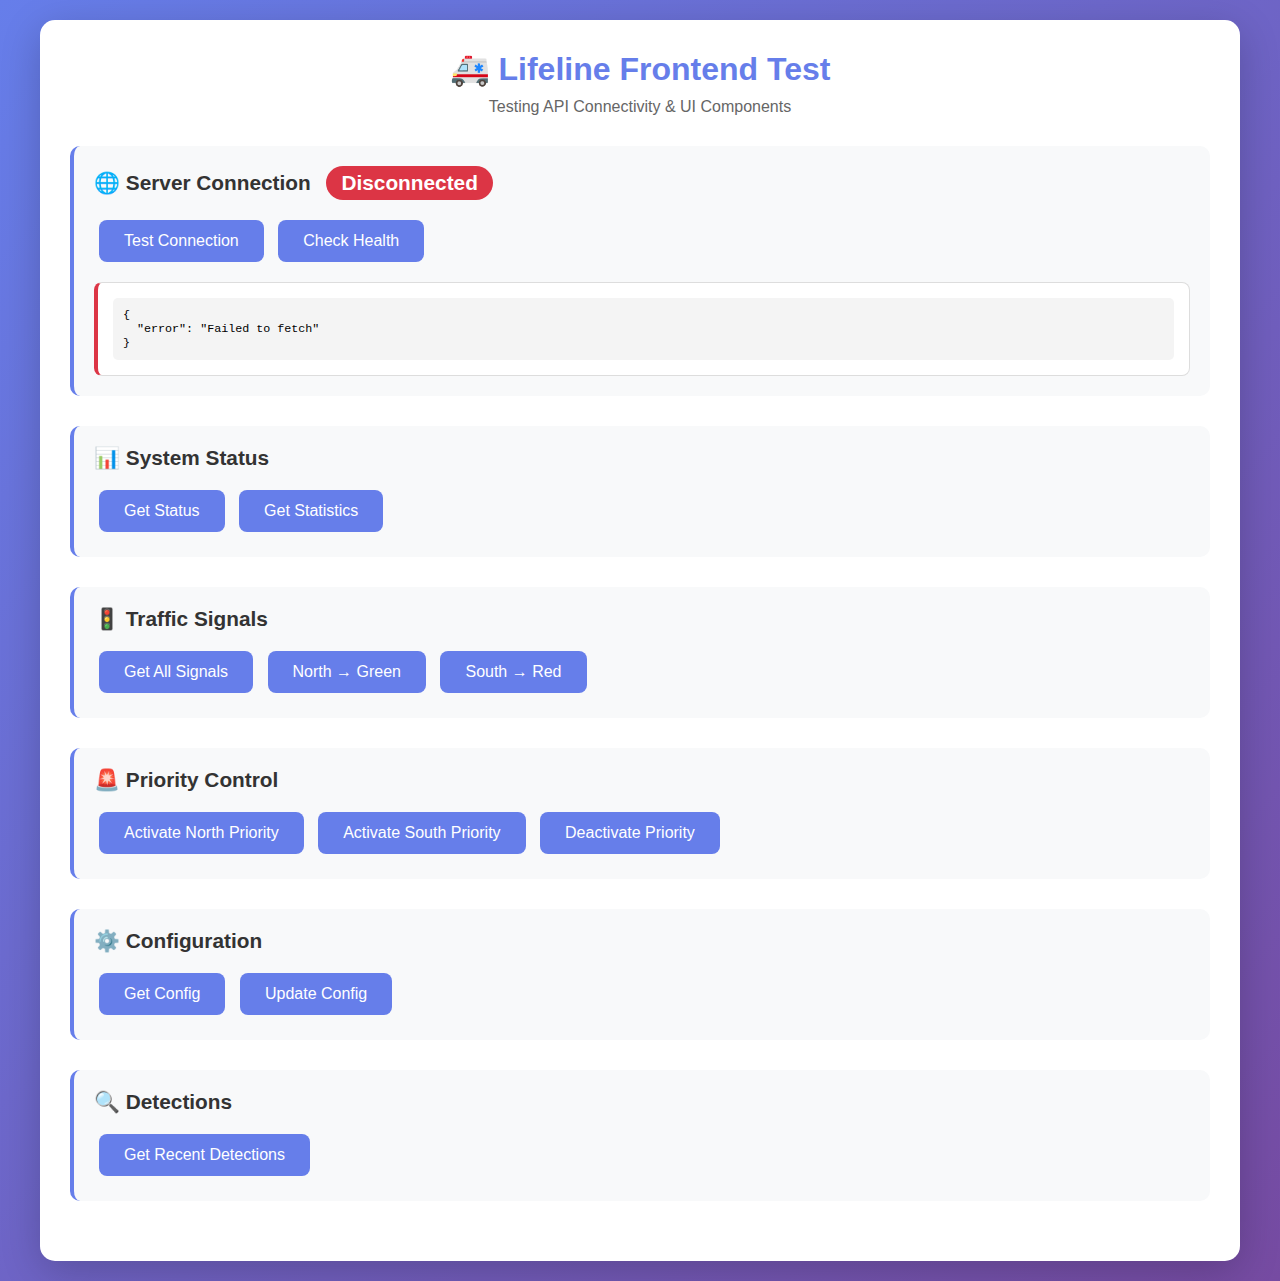
<file: test_frontend.html>
<!DOCTYPE html>
<html lang="en">
<head>
    <meta charset="UTF-8">
    <meta name="viewport" content="width=device-width, initial-scale=1.0">
    <title>Frontend Test - Lifeline</title>
    <style>
        * {
            margin: 0;
            padding: 0;
            box-sizing: border-box;
        }

        body {
            font-family: 'Segoe UI', Tahoma, Geneva, Verdana, sans-serif;
            background: linear-gradient(135deg, #667eea 0%, #764ba2 100%);
            min-height: 100vh;
            padding: 20px;
        }

        .container {
            max-width: 1200px;
            margin: 0 auto;
            background: white;
            border-radius: 15px;
            padding: 30px;
            box-shadow: 0 10px 40px rgba(0,0,0,0.2);
        }

        h1 {
            text-align: center;
            color: #667eea;
            margin-bottom: 10px;
        }

        .subtitle {
            text-align: center;
            color: #666;
            margin-bottom: 30px;
        }

        .test-section {
            margin-bottom: 30px;
            padding: 20px;
            background: #f8f9fa;
            border-radius: 10px;
            border-left: 4px solid #667eea;
        }

        .test-section h2 {
            color: #333;
            margin-bottom: 15px;
            font-size: 1.3em;
        }

        .status {
            display: inline-block;
            padding: 5px 15px;
            border-radius: 20px;
            font-weight: bold;
            margin-left: 10px;
        }

        .status.success {
            background: #28a745;
            color: white;
        }

        .status.error {
            background: #dc3545;
            color: white;
        }

        .status.pending {
            background: #ffc107;
            color: #333;
        }

        button {
            background: #667eea;
            color: white;
            border: none;
            padding: 12px 25px;
            border-radius: 8px;
            cursor: pointer;
            font-size: 1em;
            margin: 5px;
            transition: all 0.3s;
        }

        button:hover {
            background: #5568d3;
            transform: translateY(-2px);
            box-shadow: 0 5px 15px rgba(102, 126, 234, 0.4);
        }

        button:active {
            transform: translateY(0);
        }

        .result {
            margin-top: 15px;
            padding: 15px;
            background: white;
            border-radius: 8px;
            border: 1px solid #ddd;
        }

        .result pre {
            overflow-x: auto;
            padding: 10px;
            background: #f4f4f4;
            border-radius: 5px;
            font-size: 0.9em;
        }

        .grid {
            display: grid;
            grid-template-columns: repeat(auto-fit, minmax(250px, 1fr));
            gap: 15px;
            margin-top: 15px;
        }

        .card {
            padding: 20px;
            background: white;
            border-radius: 10px;
            border: 2px solid #667eea;
            text-align: center;
        }

        .card h3 {
            color: #667eea;
            margin-bottom: 10px;
        }

        .card p {
            color: #666;
            font-size: 1.1em;
        }
    </style>
</head>
<body>
    <div class="container">
        <h1>🚑 Lifeline Frontend Test</h1>
        <p class="subtitle">Testing API Connectivity & UI Components</p>

        <!-- Server Status -->
        <div class="test-section">
            <h2>🌐 Server Connection <span id="serverStatus" class="status pending">Testing...</span></h2>
            <button onclick="testConnection()">Test Connection</button>
            <button onclick="testHealth()">Check Health</button>
            <div id="connectionResult" class="result" style="display:none;"></div>
        </div>

        <!-- System Status -->
        <div class="test-section">
            <h2>📊 System Status</h2>
            <button onclick="getStatus()">Get Status</button>
            <button onclick="getStatistics()">Get Statistics</button>
            <div id="statusResult" class="result" style="display:none;"></div>
        </div>

        <!-- Traffic Signals -->
        <div class="test-section">
            <h2>🚦 Traffic Signals</h2>
            <button onclick="getSignals()">Get All Signals</button>
            <button onclick="controlSignal('north', 'green')">North → Green</button>
            <button onclick="controlSignal('south', 'red')">South → Red</button>
            <div id="signalsResult" class="result" style="display:none;"></div>
            
            <div class="grid" id="signalsGrid" style="display:none;">
                <div class="card">
                    <h3>North</h3>
                    <p id="northState">-</p>
                </div>
                <div class="card">
                    <h3>South</h3>
                    <p id="southState">-</p>
                </div>
                <div class="card">
                    <h3>East</h3>
                    <p id="eastState">-</p>
                </div>
                <div class="card">
                    <h3>West</h3>
                    <p id="westState">-</p>
                </div>
            </div>
        </div>

        <!-- Priority Control -->
        <div class="test-section">
            <h2>🚨 Priority Control</h2>
            <button onclick="activatePriority('north')">Activate North Priority</button>
            <button onclick="activatePriority('south')">Activate South Priority</button>
            <button onclick="deactivatePriority()">Deactivate Priority</button>
            <div id="priorityResult" class="result" style="display:none;"></div>
        </div>

        <!-- Configuration -->
        <div class="test-section">
            <h2>⚙️ Configuration</h2>
            <button onclick="getConfig()">Get Config</button>
            <button onclick="updateConfig()">Update Config</button>
            <div id="configResult" class="result" style="display:none;"></div>
        </div>

        <!-- Detection Data -->
        <div class="test-section">
            <h2>🔍 Detections</h2>
            <button onclick="getDetections()">Get Recent Detections</button>
            <div id="detectionsResult" class="result" style="display:none;"></div>
        </div>
    </div>

    <script>
        const API_BASE = 'http://localhost:8000/api';

        // Helper function to display results
        function showResult(elementId, data, success = true) {
            const element = document.getElementById(elementId);
            element.style.display = 'block';
            element.innerHTML = `<pre>${JSON.stringify(data, null, 2)}</pre>`;
            
            if (success) {
                element.style.borderLeft = '4px solid #28a745';
            } else {
                element.style.borderLeft = '4px solid #dc3545';
            }
        }

        // Test connection
        async function testConnection() {
            try {
                const response = await fetch('http://localhost:8000/');
                const data = await response.json();
                document.getElementById('serverStatus').className = 'status success';
                document.getElementById('serverStatus').textContent = 'Connected';
                showResult('connectionResult', data, true);
            } catch (error) {
                document.getElementById('serverStatus').className = 'status error';
                document.getElementById('serverStatus').textContent = 'Disconnected';
                showResult('connectionResult', {error: error.message}, false);
            }
        }

        // Test health endpoint
        async function testHealth() {
            try {
                const response = await fetch(`${API_BASE}/health`);
                const data = await response.json();
                showResult('connectionResult', data, true);
            } catch (error) {
                showResult('connectionResult', {error: error.message}, false);
            }
        }

        // Get system status
        async function getStatus() {
            try {
                const response = await fetch(`${API_BASE}/status`);
                const data = await response.json();
                showResult('statusResult', data, true);
            } catch (error) {
                showResult('statusResult', {error: error.message}, false);
            }
        }

        // Get statistics
        async function getStatistics() {
            try {
                const response = await fetch(`${API_BASE}/statistics`);
                const data = await response.json();
                showResult('statusResult', data, true);
            } catch (error) {
                showResult('statusResult', {error: error.message}, false);
            }
        }

        // Get all signals
        async function getSignals() {
            try {
                const response = await fetch(`${API_BASE}/signals`);
                const data = await response.json();
                showResult('signalsResult', data, true);
                
                // Update visual grid
                document.getElementById('signalsGrid').style.display = 'grid';
                document.getElementById('northState').textContent = data.north.state.toUpperCase();
                document.getElementById('southState').textContent = data.south.state.toUpperCase();
                document.getElementById('eastState').textContent = data.east.state.toUpperCase();
                document.getElementById('westState').textContent = data.west.state.toUpperCase();
            } catch (error) {
                showResult('signalsResult', {error: error.message}, false);
            }
        }

        // Control signal
        async function controlSignal(direction, state) {
            try {
                const response = await fetch(`${API_BASE}/signals/control`, {
                    method: 'POST',
                    headers: {'Content-Type': 'application/json'},
                    body: JSON.stringify({direction, state})
                });
                const data = await response.json();
                showResult('signalsResult', data, true);
                
                // Refresh signals
                await getSignals();
            } catch (error) {
                showResult('signalsResult', {error: error.message}, false);
            }
        }

        // Activate priority
        async function activatePriority(lane) {
            try {
                const response = await fetch(`${API_BASE}/priority/activate`, {
                    method: 'POST',
                    headers: {'Content-Type': 'application/json'},
                    body: JSON.stringify({lane, duration: 60})
                });
                const data = await response.json();
                showResult('priorityResult', data, true);
            } catch (error) {
                showResult('priorityResult', {error: error.message}, false);
            }
        }

        // Deactivate priority
        async function deactivatePriority() {
            try {
                const response = await fetch(`${API_BASE}/priority/deactivate`, {
                    method: 'POST',
                    headers: {'Content-Type': 'application/json'}
                });
                const data = await response.json();
                showResult('priorityResult', data, true);
            } catch (error) {
                showResult('priorityResult', {error: error.message}, false);
            }
        }

        // Get configuration
        async function getConfig() {
            try {
                const response = await fetch(`${API_BASE}/config`);
                const data = await response.json();
                showResult('configResult', data, true);
            } catch (error) {
                showResult('configResult', {error: error.message}, false);
            }
        }

        // Update configuration
        async function updateConfig() {
            try {
                const response = await fetch(`${API_BASE}/config/update`, {
                    method: 'POST',
                    headers: {'Content-Type': 'application/json'},
                    body: JSON.stringify({key: 'test_key', value: 'test_value'})
                });
                const data = await response.json();
                showResult('configResult', data, true);
            } catch (error) {
                showResult('configResult', {error: error.message}, false);
            }
        }

        // Get detections
        async function getDetections() {
            try {
                const response = await fetch(`${API_BASE}/detections`);
                const data = await response.json();
                showResult('detectionsResult', data, true);
            } catch (error) {
                showResult('detectionsResult', {error: error.message}, false);
            }
        }

        // Auto-test on load
        window.onload = () => {
            testConnection();
        };
    </script>
</body>
</html>
</file>
